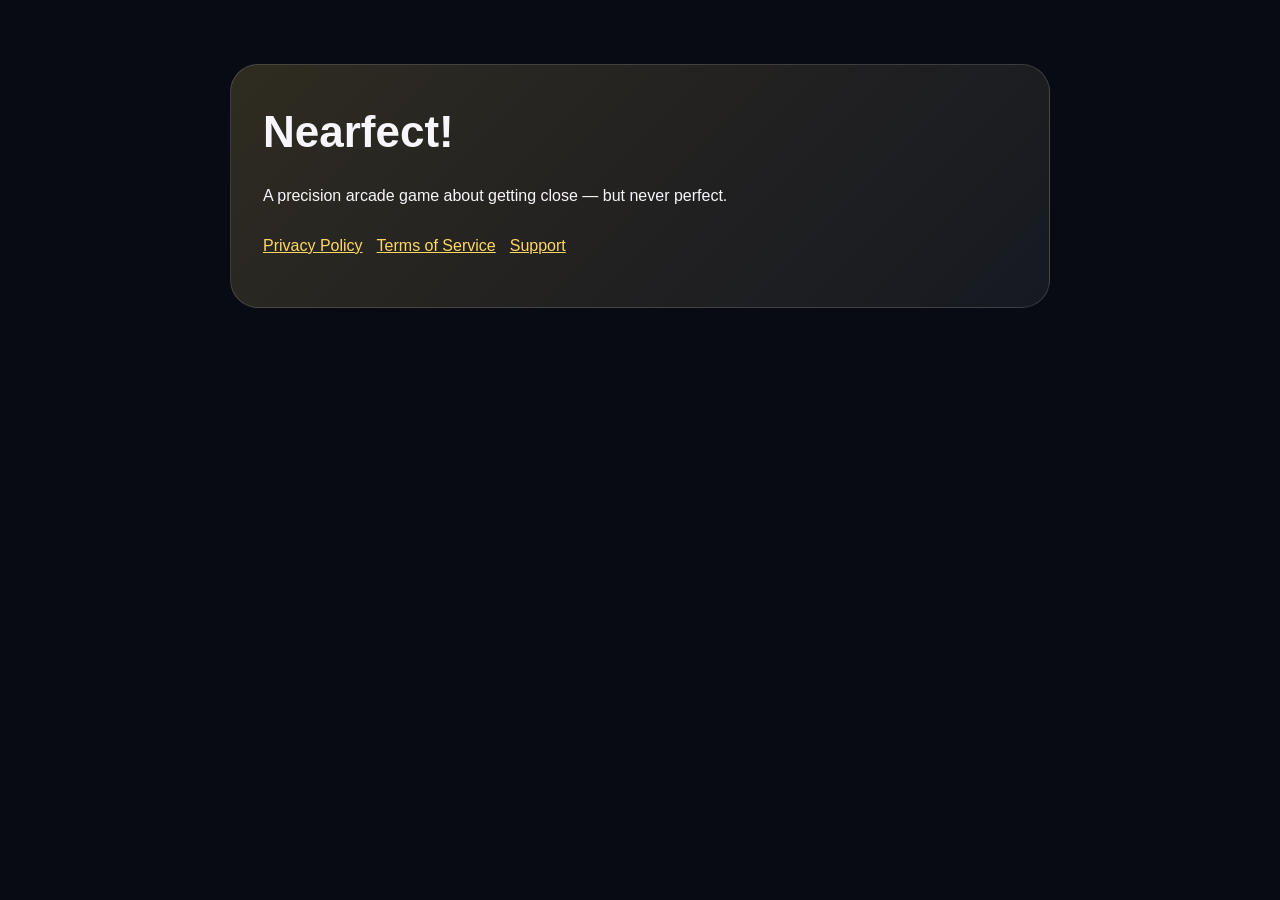
<file: index.html>
<!doctype html>
<html lang="en">
<head>
  <meta charset="utf-8">
  <meta name="viewport" content="width=device-width, initial-scale=1">
  <link rel="stylesheet" href="motion.css?v=20260915">
  <script src="motion.js?v=20260915" defer></script>
  <title>Nearfect!</title>
  <style>
    body{margin:0;font-family:-apple-system,BlinkMacSystemFont,"Segoe UI",sans-serif;background:#080b14;color:#f7f7fb;line-height:1.6}
    main{max-width:820px;margin:0 auto;padding:64px 24px}
    .card{background:linear-gradient(135deg,rgba(255,214,102,.16),rgba(255,255,255,.06));border:1px solid rgba(255,255,255,.14);border-radius:28px;padding:32px}
    h1{font-size:44px;margin:0 0 8px} a{color:#ffd766} .links a{display:inline-block;margin:8px 14px 0 0}
  </style>
<script src="site-analytics.js" defer></script>
</head>
<body><main><section class="card">
  <h1>Nearfect!</h1>
  <p>A precision arcade game about getting close — but never perfect.</p>
  <p class="links"><a href="privacy.html">Privacy Policy</a><a href="terms.html">Terms of Service</a><a href="support.html">Support</a></p>
</section></main></body>
</html>
</file>
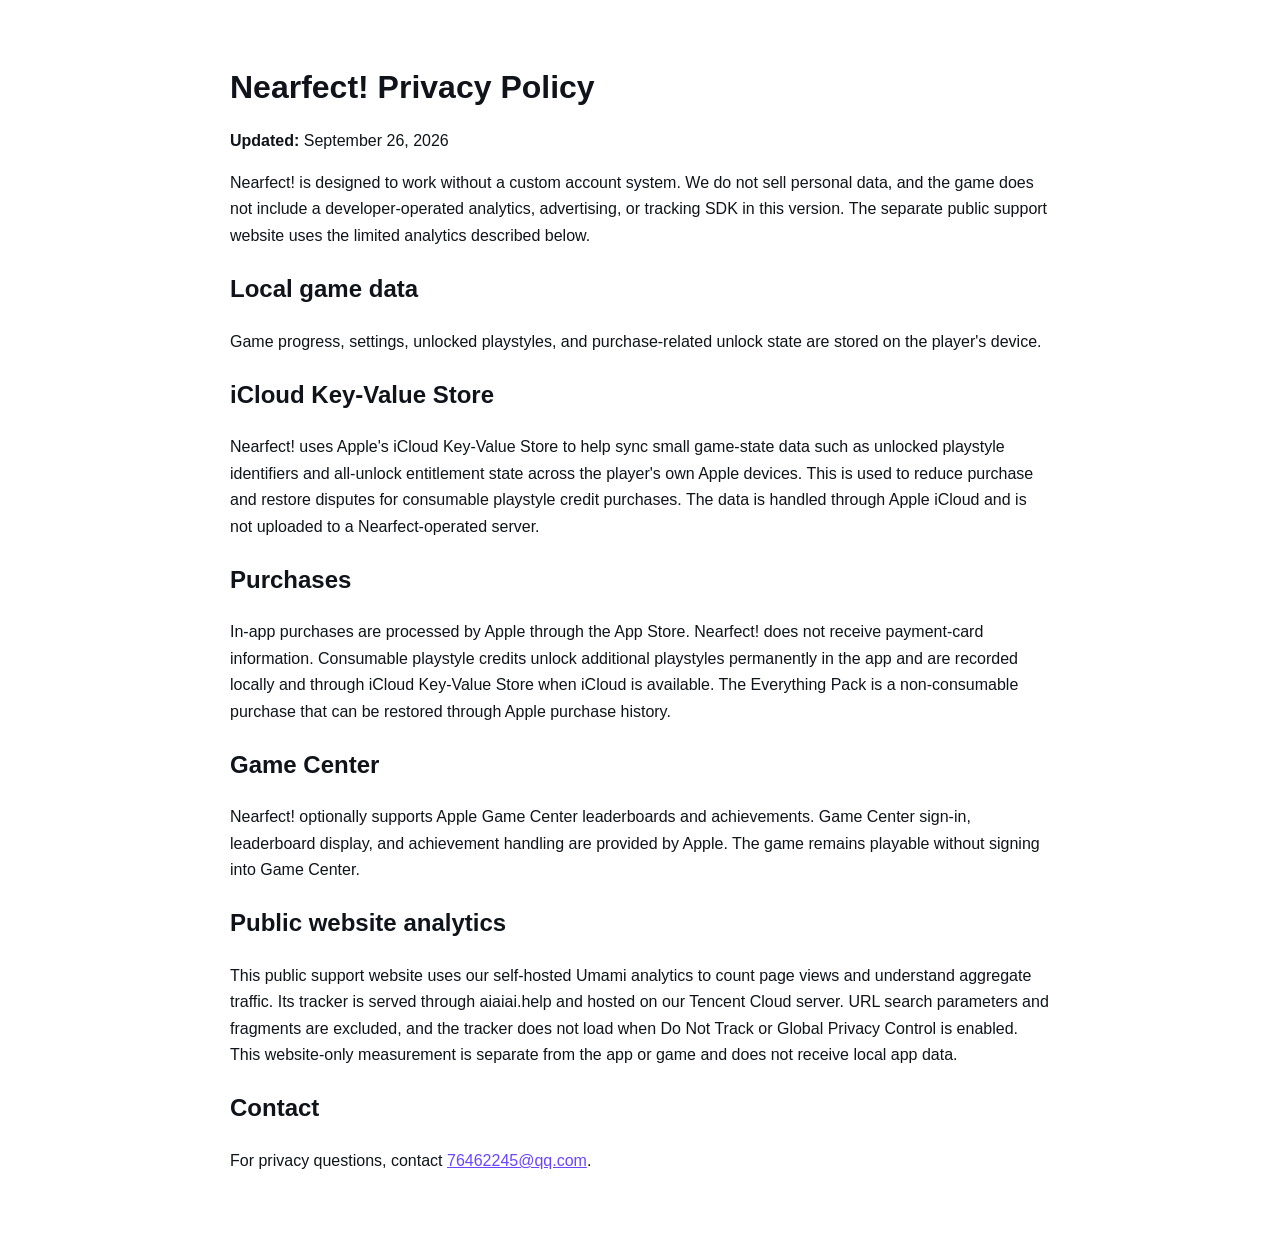
<file: privacy.html>
<!doctype html>
<html lang="en">
<head><meta charset="utf-8"><meta name="viewport" content="width=device-width, initial-scale=1"><link rel="stylesheet" href="motion.css?v=20260915"><script src="motion.js?v=20260915" defer></script><title>Nearfect! Privacy Policy</title><style>body{font-family:-apple-system,BlinkMacSystemFont,"Segoe UI",sans-serif;max-width:820px;margin:0 auto;padding:48px 24px;line-height:1.65;color:#10131a}h1{line-height:1.15}a{color:#6a46ff}</style><script src="site-analytics.js" defer></script>
</head>
<body>
<h1>Nearfect! Privacy Policy</h1>
<p><strong>Updated:</strong> September 26, 2026</p>
<p>Nearfect! is designed to work without a custom account system. We do not sell personal data, and the game does not include a developer-operated analytics, advertising, or tracking SDK in this version. The separate public support website uses the limited analytics described below.</p>
<h2>Local game data</h2>
<p>Game progress, settings, unlocked playstyles, and purchase-related unlock state are stored on the player's device.</p>
<h2>iCloud Key-Value Store</h2>
<p>Nearfect! uses Apple's iCloud Key-Value Store to help sync small game-state data such as unlocked playstyle identifiers and all-unlock entitlement state across the player's own Apple devices. This is used to reduce purchase and restore disputes for consumable playstyle credit purchases. The data is handled through Apple iCloud and is not uploaded to a Nearfect-operated server.</p>
<h2>Purchases</h2>
<p>In-app purchases are processed by Apple through the App Store. Nearfect! does not receive payment-card information. Consumable playstyle credits unlock additional playstyles permanently in the app and are recorded locally and through iCloud Key-Value Store when iCloud is available. The Everything Pack is a non-consumable purchase that can be restored through Apple purchase history.</p>
<h2>Game Center</h2>
<p>Nearfect! optionally supports Apple Game Center leaderboards and achievements. Game Center sign-in, leaderboard display, and achievement handling are provided by Apple. The game remains playable without signing into Game Center.</p>
<h2>Public website analytics</h2>
<p>This public support website uses our self-hosted Umami analytics to count page views and understand aggregate traffic. Its tracker is served through aiaiai.help and hosted on our Tencent Cloud server. URL search parameters and fragments are excluded, and the tracker does not load when Do Not Track or Global Privacy Control is enabled. This website-only measurement is separate from the app or game and does not receive local app data.</p>
<h2>Contact</h2>
<p>For privacy questions, contact <a href="mailto:76462245@qq.com">76462245@qq.com</a>.</p>
</body></html>
</file>
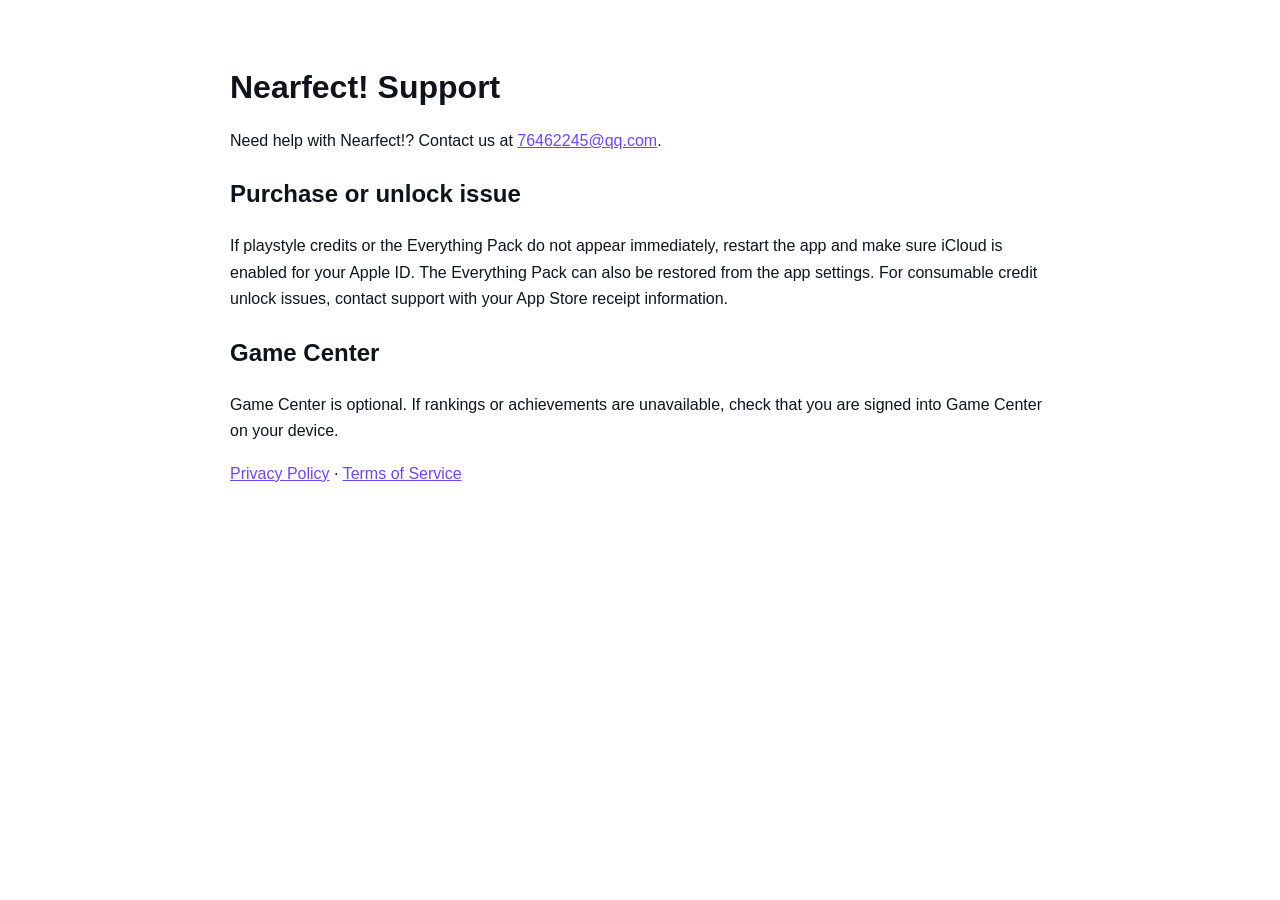
<file: support.html>
<!doctype html>
<html lang="en">
<head><meta charset="utf-8"><meta name="viewport" content="width=device-width, initial-scale=1"><link rel="stylesheet" href="motion.css?v=20260915"><script src="motion.js?v=20260915" defer></script><title>Nearfect! Support</title><style>body{font-family:-apple-system,BlinkMacSystemFont,"Segoe UI",sans-serif;max-width:820px;margin:0 auto;padding:48px 24px;line-height:1.65;color:#10131a}h1{line-height:1.15}a{color:#6a46ff}</style><script src="site-analytics.js" defer></script>
</head>
<body>
<h1>Nearfect! Support</h1>
<p>Need help with Nearfect!? Contact us at <a href="mailto:76462245@qq.com">76462245@qq.com</a>.</p>
<h2>Purchase or unlock issue</h2>
<p>If playstyle credits or the Everything Pack do not appear immediately, restart the app and make sure iCloud is enabled for your Apple ID. The Everything Pack can also be restored from the app settings. For consumable credit unlock issues, contact support with your App Store receipt information.</p>
<h2>Game Center</h2>
<p>Game Center is optional. If rankings or achievements are unavailable, check that you are signed into Game Center on your device.</p>
<p><a href="privacy.html">Privacy Policy</a> · <a href="terms.html">Terms of Service</a></p>
</body></html>
</file>
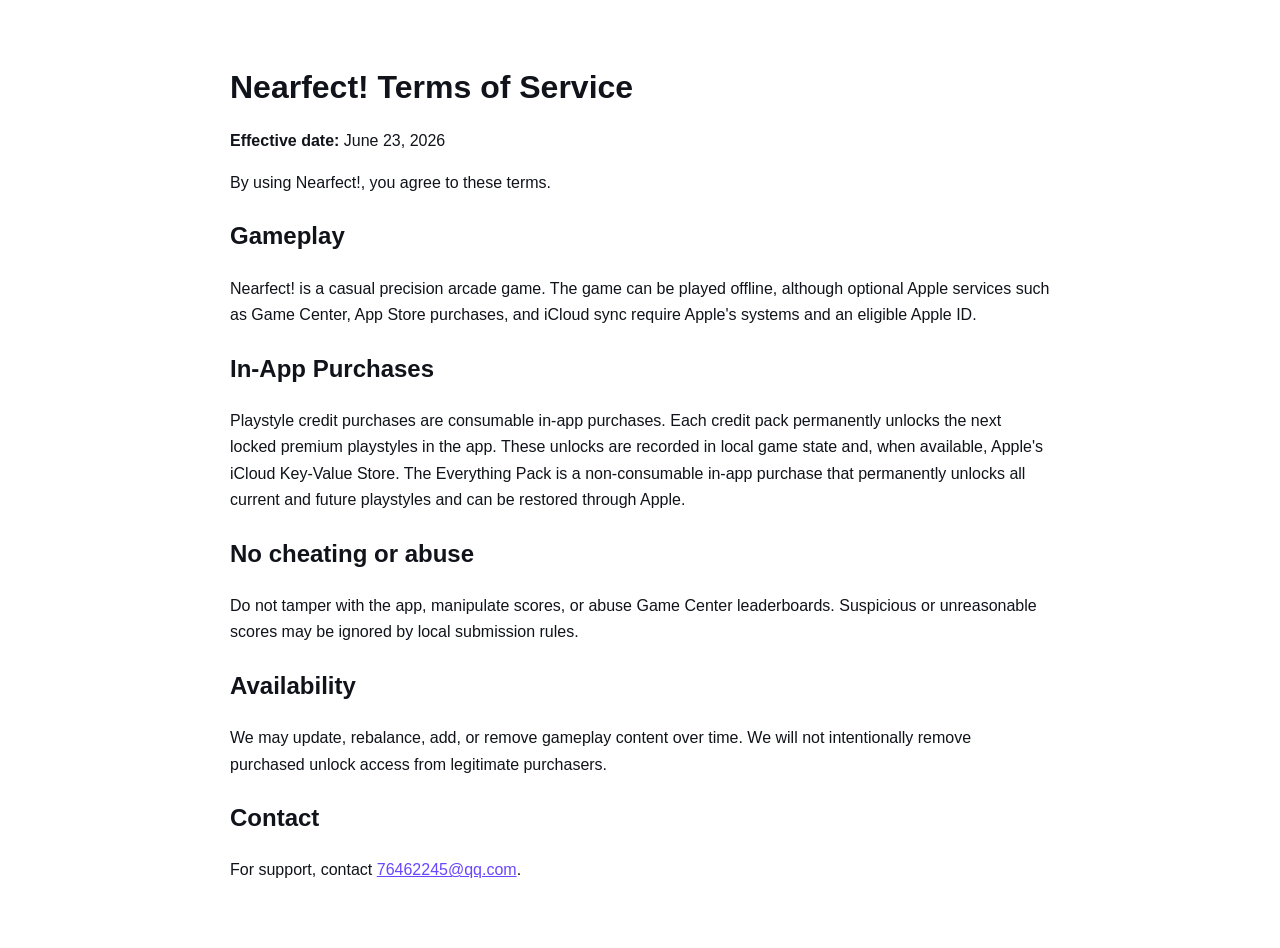
<file: terms.html>
<!doctype html>
<html lang="en">
<head><meta charset="utf-8"><meta name="viewport" content="width=device-width, initial-scale=1"><link rel="stylesheet" href="motion.css?v=20260915"><script src="motion.js?v=20260915" defer></script><title>Nearfect! Terms of Service</title><style>body{font-family:-apple-system,BlinkMacSystemFont,"Segoe UI",sans-serif;max-width:820px;margin:0 auto;padding:48px 24px;line-height:1.65;color:#10131a}h1{line-height:1.15}a{color:#6a46ff}</style><script src="site-analytics.js" defer></script>
</head>
<body>
<h1>Nearfect! Terms of Service</h1>
<p><strong>Effective date:</strong> June 23, 2026</p>
<p>By using Nearfect!, you agree to these terms.</p>
<h2>Gameplay</h2>
<p>Nearfect! is a casual precision arcade game. The game can be played offline, although optional Apple services such as Game Center, App Store purchases, and iCloud sync require Apple's systems and an eligible Apple ID.</p>
<h2>In-App Purchases</h2>
<p>Playstyle credit purchases are consumable in-app purchases. Each credit pack permanently unlocks the next locked premium playstyles in the app. These unlocks are recorded in local game state and, when available, Apple's iCloud Key-Value Store. The Everything Pack is a non-consumable in-app purchase that permanently unlocks all current and future playstyles and can be restored through Apple.</p>
<h2>No cheating or abuse</h2>
<p>Do not tamper with the app, manipulate scores, or abuse Game Center leaderboards. Suspicious or unreasonable scores may be ignored by local submission rules.</p>
<h2>Availability</h2>
<p>We may update, rebalance, add, or remove gameplay content over time. We will not intentionally remove purchased unlock access from legitimate purchasers.</p>
<h2>Contact</h2>
<p>For support, contact <a href="mailto:76462245@qq.com">76462245@qq.com</a>.</p>
</body></html>
</file>
<file: motion.css>
:root { --motion-enter: 400ms; --motion-normal: 220ms; --motion-ease-out: cubic-bezier(.22,1,.36,1); }
.motion-reveal { opacity: 1; transform: none; }
html.motion-ready .motion-reveal:not(.visible) { opacity: 0; transform: translate3d(0, 8px, 0); }
html.motion-ready .motion-reveal.visible {
  opacity: 1;
  transform: translate3d(0, 0, 0);
  transition: opacity var(--motion-enter) var(--motion-ease-out) var(--motion-delay, 0ms), transform var(--motion-enter) var(--motion-ease-out) var(--motion-delay, 0ms);
}
a, button, .card { transition: color var(--motion-normal) ease, background-color var(--motion-normal) ease, border-color var(--motion-normal) ease, box-shadow var(--motion-normal) ease, transform var(--motion-normal) var(--motion-ease-out); }
a:active, button:active { transform: scale(.98); }
@media (hover: hover) and (pointer: fine) { .card:hover { transform: translateY(-2px); box-shadow: 0 24px 64px rgba(0,0,0,.24); } }
@media (prefers-reduced-motion: reduce) {
  html { scroll-behavior: auto; }
  *, *::before, *::after { animation-duration: .01ms !important; animation-iteration-count: 1 !important; transition-duration: .01ms !important; }
  .motion-reveal { opacity: 1 !important; transform: none !important; }
}
</file>
